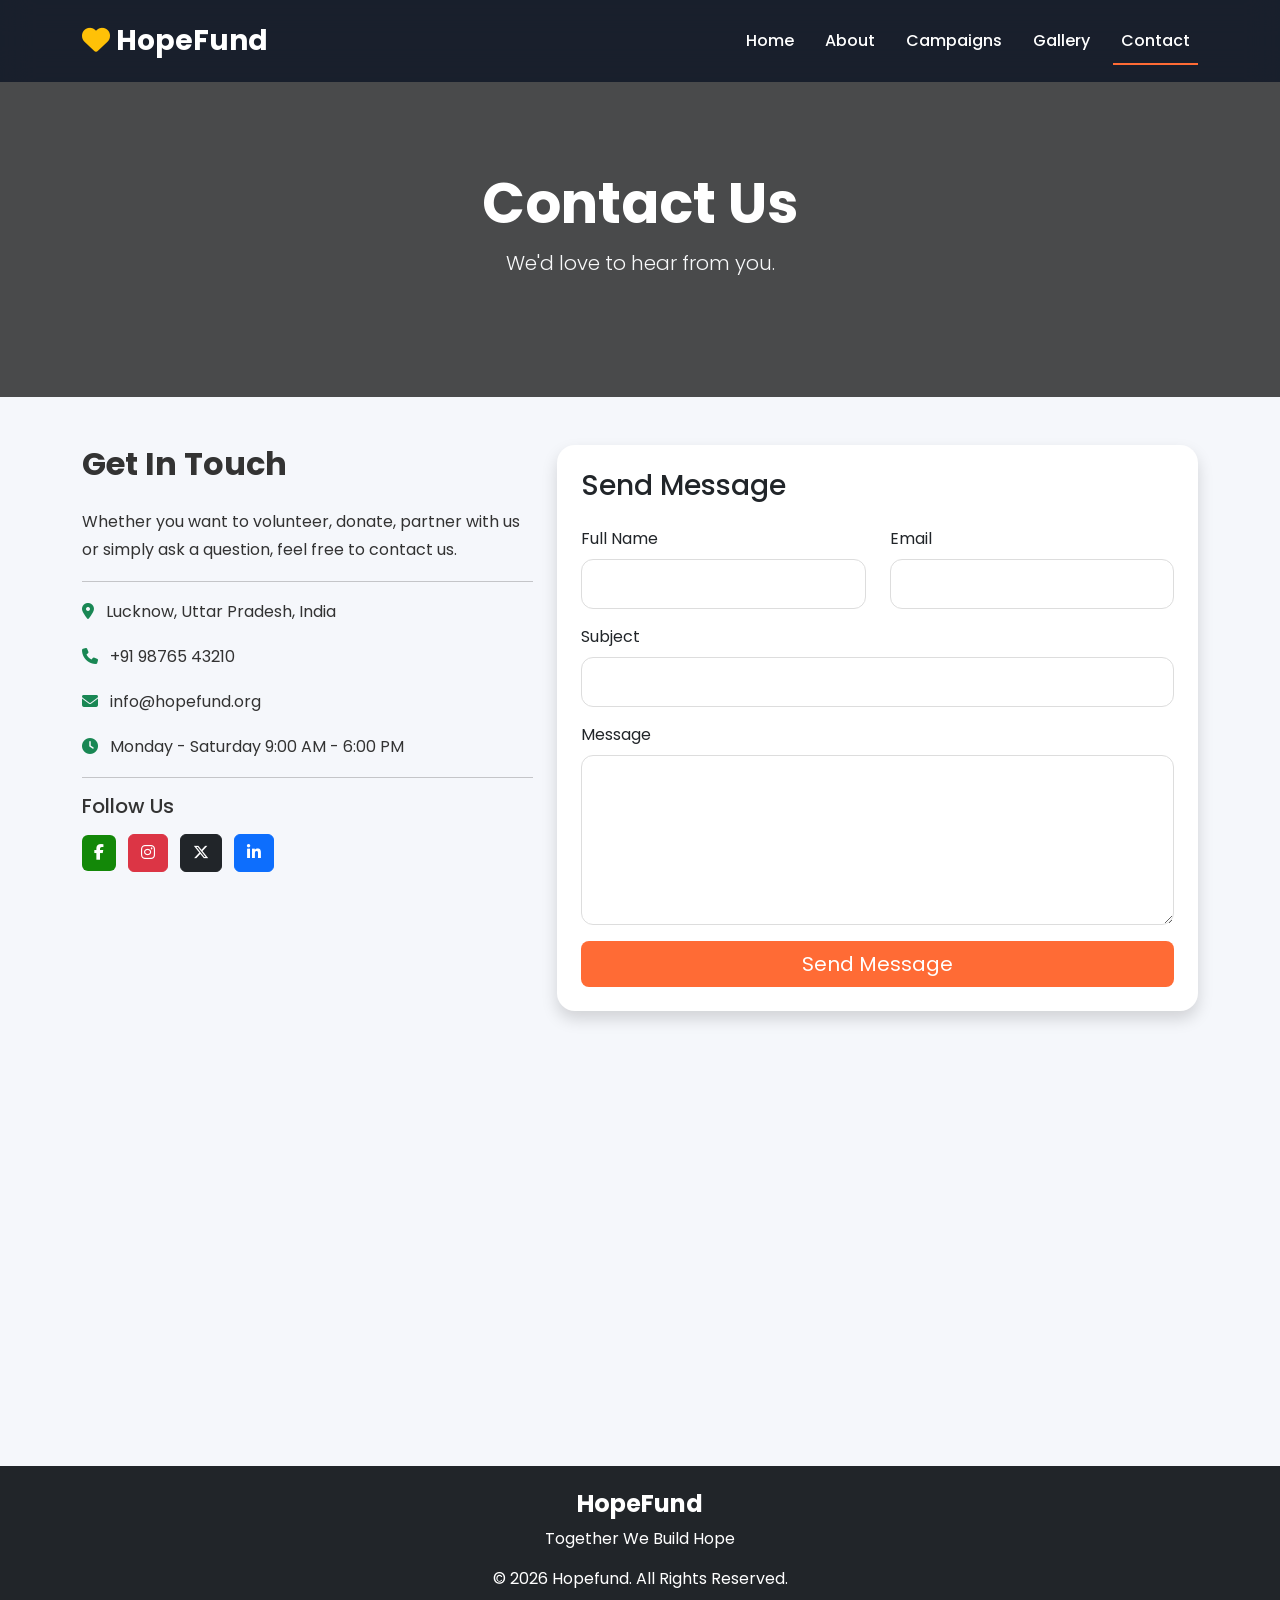
<file: contact.html>
<!DOCTYPE html>
<html lang="en">

<head>

<meta charset="UTF-8">
<meta name="viewport" content="width=device-width, initial-scale=1.0">

<title>Contact Us | HopeFund</title>

<link href="https://cdn.jsdelivr.net/npm/bootstrap@5.3.3/dist/css/bootstrap.min.css" rel="stylesheet">

<link href="https://cdnjs.cloudflare.com/ajax/libs/font-awesome/6.5.2/css/all.min.css" rel="stylesheet">

<link rel="stylesheet" href="style.css">

</head>

<body>

<!-- Navbar -->

<nav class="navbar navbar-expand-lg navbar-dark fixed-top">

<div class="container">

<a class="navbar-brand fw-bold" href="index.html">

<i class="fa-solid fa-heart text-warning"></i>

HopeFund

</a>

<button class="navbar-toggler" data-bs-toggle="collapse" data-bs-target="#navbar">

<span class="navbar-toggler-icon"></span>

</button>

<div class="collapse navbar-collapse" id="navbar">

<ul class="navbar-nav ms-auto">

<li class="nav-item"><a class="nav-link" href="index.html">Home</a></li>

<li class="nav-item"><a class="nav-link" href="about.html">About</a></li>

<li class="nav-item"><a class="nav-link" href="campaigns.html">Campaigns</a></li>

<li class="nav-item"><a class="nav-link" href="gallery.html">Gallery</a></li>

<li class="nav-item"><a class="nav-link active" href="contact.html">Contact</a></li>

</ul>

</div>

</div>

</nav>

<!-- Hero -->

<section class="page-header">

<div class="container text-center">

<h1 class="display-4 fw-bold text-white">

Contact Us

</h1>

<p class="lead text-light">

We'd love to hear from you.

</p>

</div>

</section>

<!-- Contact Section -->

<section class="py-5">

<div class="container">

<div class="row">

<div class="col-lg-5 mb-4">

<h2 class="fw-bold mb-4">

Get In Touch

</h2>

<p>

Whether you want to volunteer, donate, partner with us or simply ask a question,
feel free to contact us.

</p>

<hr>

<p>

<i class="fa-solid fa-location-dot text-success me-2"></i>

Lucknow, Uttar Pradesh, India

</p>

<p>

<i class="fa-solid fa-phone text-success me-2"></i>

+91 98765 43210

</p>

<p>

<i class="fa-solid fa-envelope text-success me-2"></i>

info@hopefund.org

</p>

<p>

<i class="fa-solid fa-clock text-success me-2"></i>

Monday - Saturday

9:00 AM - 6:00 PM

</p>

<hr>

<h5>

Follow Us

</h5>

<div class="mt-3">

<a href="#" class="btn btn-success me-2">

<i class="fab fa-facebook-f"></i>

</a>

<a href="#" class="btn btn-danger me-2">

<i class="fab fa-instagram"></i>

</a>

<a href="#" class="btn btn-dark me-2">

<i class="fab fa-x-twitter"></i>

</a>

<a href="#" class="btn btn-primary">

<i class="fab fa-linkedin-in"></i>

</a>

</div>

</div>

<div class="col-lg-7">

<div class="card border-0 shadow">

<div class="card-body p-4">

<h3 class="mb-4">

Send Message

</h3>

<form id="contactForm">

<div class="row">

<div class="col-md-6 mb-3">

<label class="form-label">

Full Name

</label>

<input type="text" class="form-control" required>

</div>

<div class="col-md-6 mb-3">

<label class="form-label">

Email

</label>

<input type="email" class="form-control" required>

</div>

</div>

<div class="mb-3">

<label class="form-label">

Subject

</label>

<input type="text" class="form-control">

</div>

<div class="mb-3">

<label class="form-label">

Message

</label>

<textarea class="form-control" rows="6" required></textarea>

</div>

<button class="btn btn-warning btn-lg w-100">

Send Message

</button>

</form>

</div>

</div>

</div>

</div>

</div>

</section>

<!-- Map -->

<section>

<iframe
src="https://www.google.com/maps?q=Lucknow&output=embed"
width="100%"
height="400"
style="border:0;"
loading="lazy">

</iframe>

</section>

<!-- Footer -->

<footer class="bg-dark text-white text-center py-4">

<div class="container">

<h4>

HopeFund

</h4>

<p>

Together We Build Hope

</p>

<p>

© 2026 Hopefund. All Rights Reserved.

</p>

</div>

</footer>

<!-- Success Modal -->

<div class="modal fade" id="contactModal">

<div class="modal-dialog modal-dialog-centered">

<div class="modal-content">

<div class="modal-body text-center p-5">

<i class="fa-solid fa-circle-check text-success fa-5x mb-3"></i>

<h3>

Message Sent

</h3>

<p>

Thank you for contacting us.

This is a demo website, so no message was actually sent.

</p>

<button class="btn btn-success" data-bs-dismiss="modal">

Close

</button>

</div>

</div>

</div>

</div>

<script src="https://cdn.jsdelivr.net/npm/bootstrap@5.3.3/dist/js/bootstrap.bundle.min.js"></script>

<script>

document.getElementById("contactForm").addEventListener("submit",function(e){

e.preventDefault();

new bootstrap.Modal(document.getElementById("contactModal")).show();

});

</script>

</body>

</html>
</file>
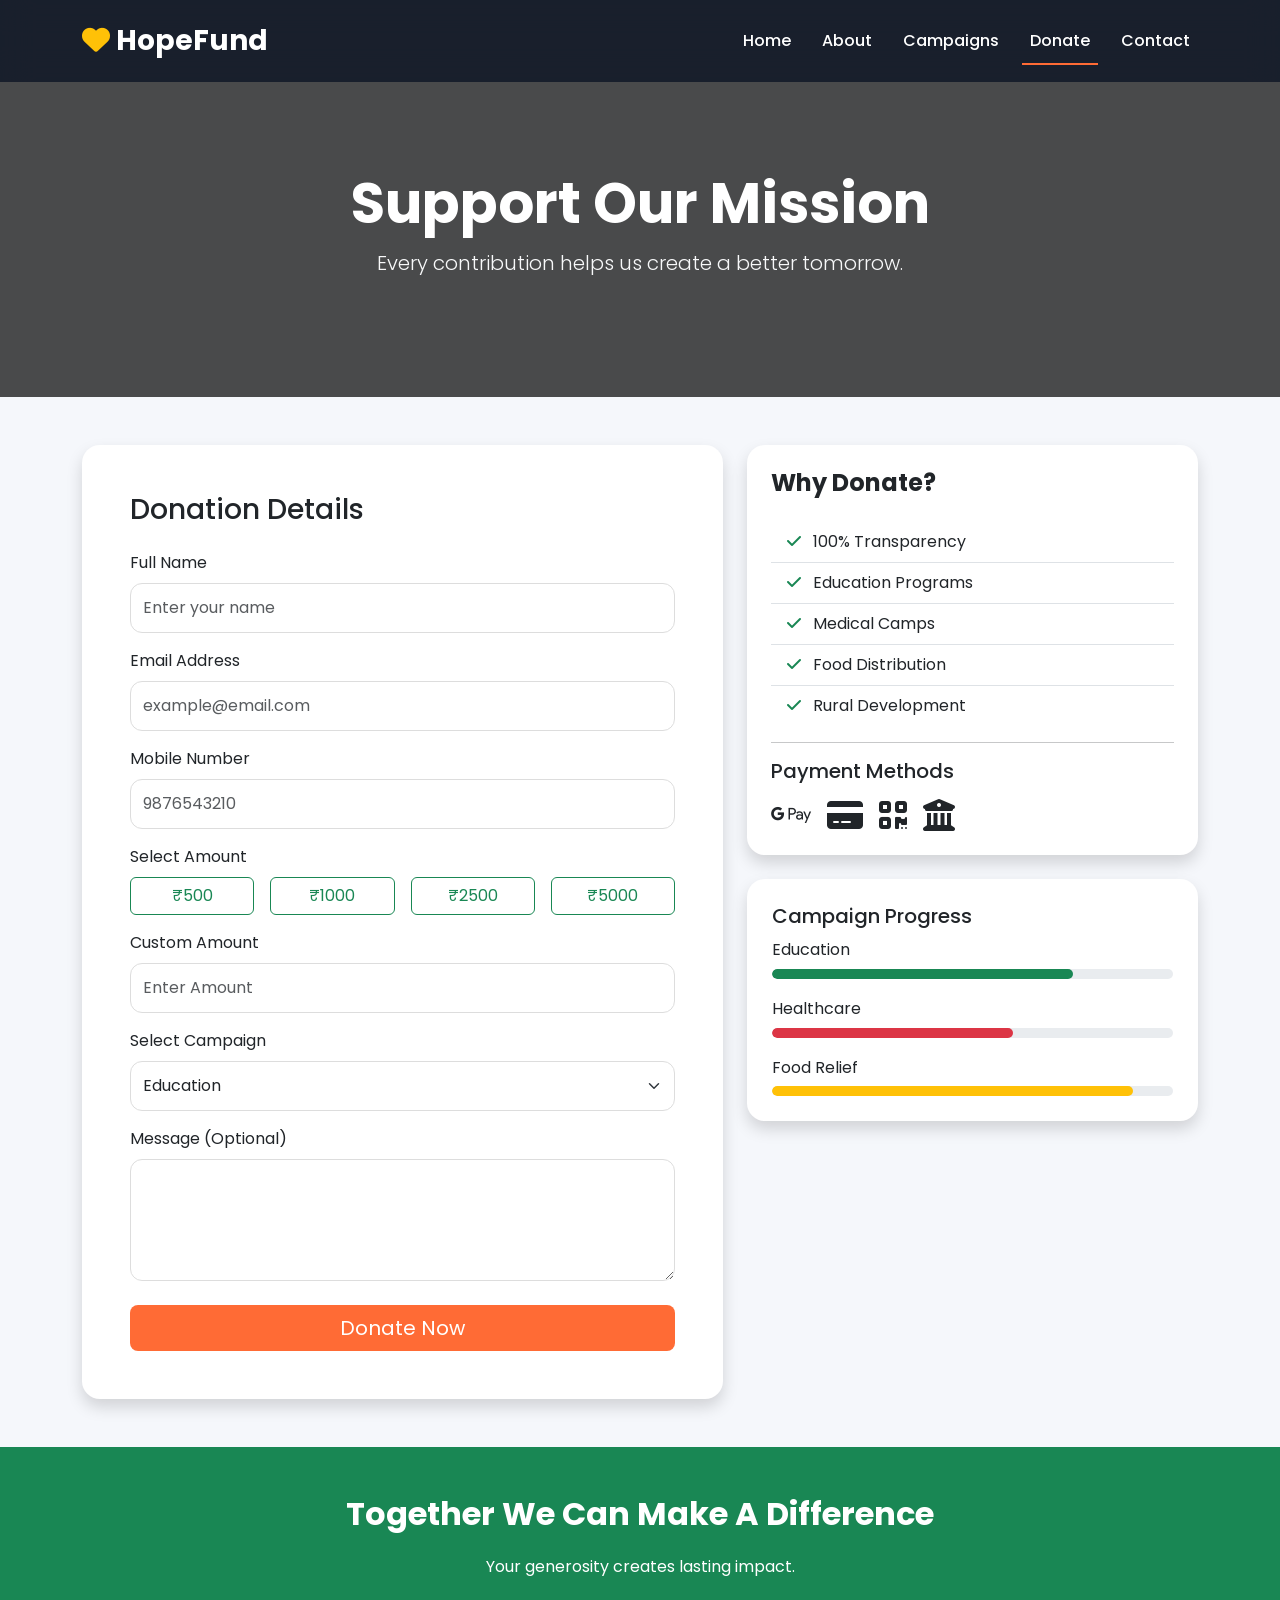
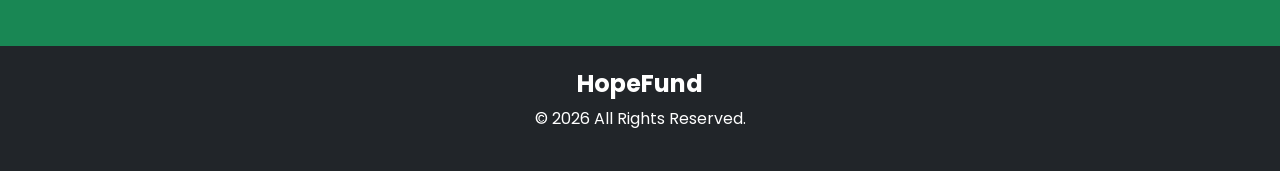
<file: donate.html>
<!DOCTYPE html>
<html lang="en">

<head>

<meta charset="UTF-8">
<meta name="viewport" content="width=device-width, initial-scale=1.0">

<title>Donate | HopeFund</title>

<link href="https://cdn.jsdelivr.net/npm/bootstrap@5.3.3/dist/css/bootstrap.min.css" rel="stylesheet">

<link href="https://cdnjs.cloudflare.com/ajax/libs/font-awesome/6.5.2/css/all.min.css" rel="stylesheet">

<link rel="stylesheet" href="style.css">

</head>

<body>

<!-- ================= NAVBAR ================= -->

<nav class="navbar navbar-expand-lg navbar-dark fixed-top">

<div class="container">

<a class="navbar-brand fw-bold" href="index.html">

<i class="fa-solid fa-heart text-warning"></i>

HopeFund

</a>

<button class="navbar-toggler" data-bs-toggle="collapse" data-bs-target="#menu">

<span class="navbar-toggler-icon"></span>

</button>

<div class="collapse navbar-collapse" id="menu">

<ul class="navbar-nav ms-auto">

<li class="nav-item"><a class="nav-link" href="index.html">Home</a></li>

<li class="nav-item"><a class="nav-link" href="about.html">About</a></li>

<li class="nav-item"><a class="nav-link" href="campaigns.html">Campaigns</a></li>

<li class="nav-item"><a class="nav-link active" href="donate.html">Donate</a></li>

<li class="nav-item"><a class="nav-link" href="contact.html">Contact</a></li>

</ul>

</div>

</div>

</nav>

<!-- ================= HEADER ================= -->

<section class="page-header">

<div class="container text-center">

<h1 class="display-4 fw-bold text-white">

Support Our Mission

</h1>

<p class="lead text-light">

Every contribution helps us create a better tomorrow.

</p>

</div>

</section>

<!-- ================= DONATION FORM ================= -->

<section class="py-5">

<div class="container">

<div class="row">

<div class="col-lg-7">

<div class="card shadow border-0">

<div class="card-body p-5">

<h3 class="mb-4">

Donation Details

</h3>

<form id="donationForm">

<div class="mb-3">

<label class="form-label">

Full Name

</label>

<input type="text" class="form-control" placeholder="Enter your name" required>

</div>

<div class="mb-3">

<label class="form-label">

Email Address

</label>

<input type="email" class="form-control" placeholder="example@email.com" required>

</div>

<div class="mb-3">

<label class="form-label">

Mobile Number

</label>

<input type="tel" class="form-control" placeholder="9876543210">

</div>

<label class="form-label">

Select Amount

</label>

<div class="row g-3 mb-3">

<div class="col-3">

<button type="button" class="btn btn-outline-success w-100 amount-btn">₹500</button>

</div>

<div class="col-3">

<button type="button" class="btn btn-outline-success w-100 amount-btn">₹1000</button>

</div>

<div class="col-3">

<button type="button" class="btn btn-outline-success w-100 amount-btn">₹2500</button>

</div>

<div class="col-3">

<button type="button" class="btn btn-outline-success w-100 amount-btn">₹5000</button>

</div>

</div>

<div class="mb-3">

<label class="form-label">

Custom Amount

</label>

<input type="number" class="form-control" placeholder="Enter Amount">

</div>

<div class="mb-3">

<label class="form-label">

Select Campaign

</label>

<select class="form-select">

<option>Education</option>

<option>Healthcare</option>

<option>Food Relief</option>

<option>Women Empowerment</option>

<option>Disaster Relief</option>

</select>

</div>

<div class="mb-4">

<label class="form-label">

Message (Optional)

</label>

<textarea class="form-control" rows="4"></textarea>

</div>

<button type="submit" class="btn btn-warning btn-lg w-100">

Donate Now

</button>

</form>

</div>

</div>

</div>

<div class="col-lg-5">

<div class="card shadow border-0">

<div class="card-body p-4">

<h4 class="mb-4">

Why Donate?

</h4>

<ul class="list-group list-group-flush">

<li class="list-group-item">

<i class="fa-solid fa-check text-success me-2"></i>

100% Transparency

</li>

<li class="list-group-item">

<i class="fa-solid fa-check text-success me-2"></i>

Education Programs

</li>

<li class="list-group-item">

<i class="fa-solid fa-check text-success me-2"></i>

Medical Camps

</li>

<li class="list-group-item">

<i class="fa-solid fa-check text-success me-2"></i>

Food Distribution

</li>

<li class="list-group-item">

<i class="fa-solid fa-check text-success me-2"></i>

Rural Development

</li>

</ul>

<hr>

<h5>

Payment Methods

</h5>

<div class="d-flex gap-3 mt-3">

<i class="fa-brands fa-google-pay fa-2x"></i>

<i class="fa-solid fa-credit-card fa-2x"></i>

<i class="fa-solid fa-qrcode fa-2x"></i>

<i class="fa-solid fa-building-columns fa-2x"></i>

</div>

</div>

</div>

<div class="card shadow border-0 mt-4">

<div class="card-body">

<h5>

Campaign Progress

</h5>

<p class="mb-1">

Education

</p>

<div class="progress mb-3">

<div class="progress-bar bg-success" style="width:75%"></div>

</div>

<p class="mb-1">

Healthcare

</p>

<div class="progress mb-3">

<div class="progress-bar bg-danger" style="width:60%"></div>

</div>

<p class="mb-1">

Food Relief

</p>

<div class="progress">

<div class="progress-bar bg-warning" style="width:90%"></div>

</div>

</div>

</div>

</div>

</div>

</div>

</section>

<!-- ================= CTA ================= -->

<section class="bg-success text-white py-5">

<div class="container text-center">

<h2>

Together We Can Make A Difference

</h2>

<p>

Your generosity creates lasting impact.

</p>

</div>

</section>

<!-- ================= FOOTER ================= -->

<footer class="bg-dark text-white text-center py-4">

<div class="container">

<h4>

HopeFund

</h4>

<p>

© 2026 All Rights Reserved.

</p>

</div>

</footer>

<!-- Success Modal -->

<div class="modal fade" id="successModal">

<div class="modal-dialog modal-dialog-centered">

<div class="modal-content">

<div class="modal-body text-center p-5">

<i class="fa-solid fa-circle-check text-success fa-5x mb-3"></i>

<h3>

Thank You!

</h3>

<p>

This is a demo donation page.

No real payment has been processed.

</p>

<button class="btn btn-success" data-bs-dismiss="modal">

Close

</button>

</div>

</div>

</div>

</div>

<script src="https://cdn.jsdelivr.net/npm/bootstrap@5.3.3/dist/js/bootstrap.bundle.min.js"></script>

<script>

document.getElementById("donationForm").addEventListener("submit",function(e){

e.preventDefault();

new bootstrap.Modal(document.getElementById("successModal")).show();

});

</script>

</body>

</html>
</file>
<file: style.css>
/*==========================
Google Font
==========================*/

@import url('https://fonts.googleapis.com/css2?family=Poppins:wght@300;400;500;600;700;800&display=swap');

*{
    margin:0;
    padding:0;
    box-sizing:border-box;
}

html{
    scroll-behavior:smooth;
}

body{
    font-family:'Poppins',sans-serif;
    background:#f5f7fb;
    color:#333;
    overflow-x:hidden;
}

/*==========================
Colors
==========================*/

:root{

    --primary:#ff6b35;
    --secondary:#138808;
    --dark:#111827;
    --light:#ffffff;
    --gray:#f4f4f4;
    --shadow:0 15px 40px rgba(0,0,0,.08);

}

/*==========================
Navbar
==========================*/

.navbar{

    background:rgba(17,24,39,.85);

    backdrop-filter:blur(15px);

    transition:.4s;

    padding:15px 0;

}

.navbar-brand{

    font-size:28px;

    font-weight:700;

}

.nav-link{

    color:white !important;

    margin-left:15px;

    font-weight:500;

    position:relative;

}

.nav-link::after{

    content:"";

    position:absolute;

    left:0;

    bottom:-4px;

    width:0;

    height:2px;

    background:var(--primary);

    transition:.3s;

}

.nav-link:hover::after,

.nav-link.active::after{

    width:100%;

}

/*==========================
Hero
==========================*/

.hero{

    min-height:100vh;

    display:flex;

    align-items:center;

    background:

    linear-gradient(rgba(0,0,0,.65),rgba(0,0,0,.65)),

    url("https://images.unsplash.com/photo-1469571486292-b53601020f1f?w=1600");

    background-size:cover;

    background-position:center;

}

.hero h1{

    font-size:65px;

    color:white;

    font-weight:800;

    line-height:1.2;

}

.hero p{

    color:#ddd;

    font-size:20px;

}

/*==========================
Page Header
==========================*/

.page-header{

    background:

    linear-gradient(rgba(0,0,0,.7),rgba(0,0,0,.7)),

    url("https://images.unsplash.com/photo-1529156069898-49953e39b3ac?w=1600");

    background-size:cover;

    background-position:center;

    padding:170px 0 100px;

}

/*==========================
Buttons
==========================*/

.btn-warning{

    background:var(--primary);

    border:none;

    color:white;

    transition:.35s;

}

.btn-warning:hover{

    transform:translateY(-4px);

    box-shadow:0 12px 25px rgba(255,107,53,.35);

    background:#ff5820;

}

.btn-success{

    background:var(--secondary);

    border:none;

}

.btn-success:hover{

    background:#0e6e06;

}

.btn-outline-light:hover{

    color:black;

}

/*==========================
Cards
==========================*/

.card{

    border:none;

    border-radius:18px;

    overflow:hidden;

    box-shadow:var(--shadow);

    transition:.4s;

}

.card:hover{

    transform:translateY(-12px);

}

.card img{

    height:240px;

    object-fit:cover;

}

.card-body{

    padding:25px;

}

.card h4{

    font-weight:700;

    margin-bottom:15px;

}

/*==========================
Statistics
==========================*/

.stats{

    background:white;

}

.stats h2{

    color:var(--primary);

    font-size:45px;

    font-weight:700;

}

.stats p{

    font-size:18px;

    color:#666;

}

/*==========================
Impact Section
==========================*/

.impact{

    background:linear-gradient(135deg,#138808,#0f5132);

}

.impact h2{

    font-size:45px;

    font-weight:700;

}

.impact p{

    font-size:20px;

}

/*==========================
Footer
==========================*/

footer{

    background:#111827;

}

footer h4{

    font-weight:700;

}

footer i{

    transition:.3s;

    cursor:pointer;

}

footer i:hover{

    color:var(--primary);

    transform:translateY(-4px);

}

/*==========================
Forms
==========================*/

.form-control,

.form-select{

    border-radius:12px;

    padding:12px;

    border:1px solid #ddd;

}

.form-control:focus,

.form-select:focus{

    box-shadow:none;

    border-color:var(--primary);

}

/*==========================
Progress Bar
==========================*/

.progress{

    height:10px;

    border-radius:20px;

}

.progress-bar{

    border-radius:20px;

}



/*==========================================
Gallery
==========================================*/

.gallery-item{
    position:relative;
    overflow:hidden;
    border-radius:18px;
    box-shadow:var(--shadow);
    cursor:pointer;
}

.gallery-item img{
    width:100%;
    height:280px;
    object-fit:cover;
    transition:.5s;
}

.gallery-item:hover img{
    transform:scale(1.12);
}

.gallery-item::before{
    content:"";
    position:absolute;
    inset:0;
    background:rgba(0,0,0,.35);
    opacity:0;
    transition:.4s;
    z-index:1;
}

.gallery-item:hover::before{
    opacity:1;
}

/*==========================================
Campaign Cards
==========================================*/

.campaign-card{
    overflow:hidden;
}

.campaign-card img{
    transition:.5s;
}

.campaign-card:hover img{
    transform:scale(1.08);
}

.badge{
    padding:8px 15px;
    font-size:14px;
}

/*==========================================
Testimonials
==========================================*/

.testimonial{

    background:white;

    border-radius:18px;

    padding:35px;

    text-align:center;

    box-shadow:var(--shadow);

}

.testimonial img{

    width:90px;

    height:90px;

    border-radius:50%;

    object-fit:cover;

    margin-bottom:20px;

}

.testimonial h5{

    font-weight:600;

}

.testimonial p{

    color:#666;

}

/*==========================================
Blog
==========================================*/

.blog-card img{

    height:250px;

}

.blog-card h4{

    font-size:24px;

}

.blog-card:hover{

    transform:translateY(-10px);

}

/*==========================================
Contact
==========================================*/

.contact-box{

    background:white;

    border-radius:20px;

    padding:35px;

    box-shadow:var(--shadow);

}

.contact-box i{

    width:45px;

    height:45px;

    line-height:45px;

    text-align:center;

    border-radius:50%;

    background:var(--secondary);

    color:white;

    margin-right:12px;

}

/*==========================================
Team Cards
==========================================*/

.team-card{

    text-align:center;

    border-radius:20px;

    overflow:hidden;

    transition:.4s;

}

.team-card img{

    height:320px;

    object-fit:cover;

}

.team-card:hover{

    transform:translateY(-10px);

}

/*==========================================
Icons
==========================================*/

.icon-box{

    width:80px;

    height:80px;

    margin:auto;

    border-radius:50%;

    background:#fff5ef;

    display:flex;

    justify-content:center;

    align-items:center;

    color:var(--primary);

    font-size:32px;

    margin-bottom:20px;

}

/*==========================================
Sections
==========================================*/

section{

    position:relative;

}

section h2{

    font-weight:700;

    margin-bottom:20px;

}

section p{

    line-height:1.8;

}

/*==========================================
Images
==========================================*/

img{

    max-width:100%;

}

.rounded-img{

    border-radius:20px;

}

/*==========================================
Animations
==========================================*/

@keyframes fadeUp{

0%{

opacity:0;

transform:translateY(40px);

}

100%{

opacity:1;

transform:translateY(0);

}

}

.fade-up{

animation:fadeUp .8s ease forwards;

}

@keyframes zoomIn{

0%{

transform:scale(.8);

opacity:0;

}

100%{

transform:scale(1);

opacity:1;

}

}

.zoom-in{

animation:zoomIn .8s ease;

}

@keyframes float{

0%,100%{

transform:translateY(0);

}

50%{

transform:translateY(-12px);

}

}

.float{

animation:float 3s infinite;

}

/*==========================================
Scroll Top Button
==========================================*/

#topBtn{

position:fixed;

right:25px;

bottom:25px;

width:50px;

height:50px;

border:none;

border-radius:50%;

background:var(--primary);

color:white;

font-size:22px;

display:none;

cursor:pointer;

z-index:999;

box-shadow:var(--shadow);

}

#topBtn:hover{

background:#ff5722;

}

/*==========================================
Modal
==========================================*/

.modal-content{

border:none;

border-radius:20px;

overflow:hidden;

}

/*==========================================
Responsive
==========================================*/

@media(max-width:992px){

.hero{

text-align:center;

padding-top:120px;

}

.hero h1{

font-size:48px;

}

.page-header{

padding:140px 0 80px;

}

}

@media(max-width:768px){

.hero h1{

font-size:38px;

}

.hero p{

font-size:17px;

}

.stats h2{

font-size:32px;

}

.impact h2{

font-size:34px;

}

.card img{

height:220px;

}

.navbar-brand{

font-size:24px;

}

}

@media(max-width:576px){

.hero{

padding:120px 15px;

}

.hero h1{

font-size:30px;

}

.btn{

width:100%;

margin-bottom:12px;

}

.display-4{

font-size:34px;

}

.card img{

height:200px;

}

footer{

text-align:center;

}

}

/*==========================================
Selection
==========================================*/

::selection{

background:var(--primary);

color:white;

}

/*==========================================
Scrollbar
==========================================*/

::-webkit-scrollbar{

width:10px;

}

::-webkit-scrollbar-thumb{

background:var(--primary);

border-radius:20px;

}

::-webkit-scrollbar-track{

background:#f1f1f1;

}
</file>
